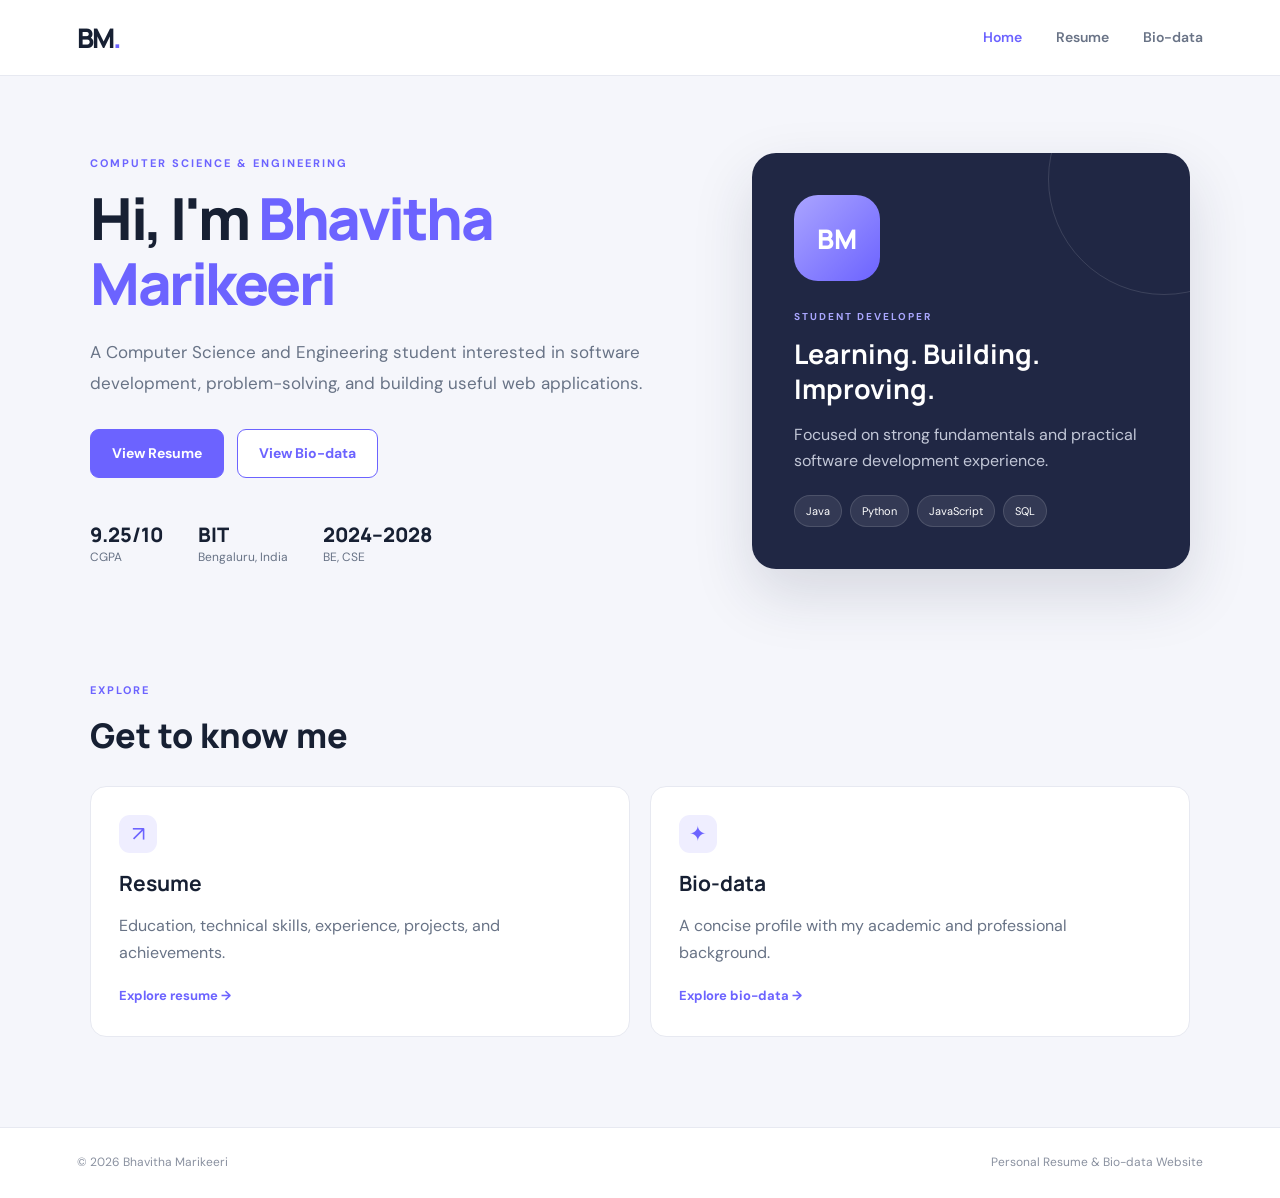
<file: index.html>
<!DOCTYPE html>
<html lang="en">
<head>
  <meta charset="UTF-8">
  <meta name="viewport" content="width=device-width, initial-scale=1.0">
  <title>Bhavitha Marikeeri | Portfolio</title>
  <link rel="stylesheet" href="style.css">
  <script src="https://code.jquery.com/jquery-3.7.1.min.js"></script>
  <script defer src="script.js"></script>
</head>
<body>
  <header class="site-header">
    <a class="brand" href="index.html">BM<span>.</span></a>
    <button class="menu-toggle" aria-label="Toggle navigation">☰</button>
    <nav class="nav-links">
      <a class="active" href="index.html">Home</a>
      <a href="resume.html">Resume</a>
      <a href="biodata.html">Bio-data</a>
    </nav>
  </header>

  <main>
    <section class="hero container">
      <div class="hero-copy">
        <p class="eyebrow">COMPUTER SCIENCE & ENGINEERING</p>
        <h1>Hi, I'm <span>Bhavitha Marikeeri</span></h1>
        <p class="hero-lead">A Computer Science and Engineering student interested in software development, problem-solving, and building useful web applications.</p>
        <div class="hero-actions">
          <a class="btn primary" href="resume.html">View Resume</a>
          <a class="btn secondary" href="biodata.html">View Bio-data</a>
        </div>
        <div class="quick-facts">
          <div><strong>9.25/10</strong><small>CGPA</small></div>
          <div><strong>BIT</strong><small>Bengaluru, India</small></div>
          <div><strong>2024–2028</strong><small>BE, CSE</small></div>
        </div>
      </div>
      <div class="hero-card">
        <div class="avatar">BM</div>
        <p class="card-label">STUDENT DEVELOPER</p>
        <h2>Learning. Building. Improving.</h2>
        <p>Focused on strong fundamentals and practical software development experience.</p>
        <div class="tag-row"><span>Java</span><span>Python</span><span>JavaScript</span><span>SQL</span></div>
      </div>
    </section>

    <section class="container section-block">
      <div class="section-heading">
        <p class="eyebrow">EXPLORE</p>
        <h2>Get to know me</h2>
      </div>
      <div class="feature-grid">
        <a class="feature-card" href="resume.html"><span class="feature-icon">↗</span><h3>Resume</h3><p>Education, technical skills, experience, projects, and achievements.</p><span class="text-link">Explore resume →</span></a>
        <a class="feature-card" href="biodata.html"><span class="feature-icon">✦</span><h3>Bio-data</h3><p>A concise profile with my academic and professional background.</p><span class="text-link">Explore bio-data →</span></a>
      </div>
    </section>
  </main>

  <footer class="site-footer"><span>© 2026 Bhavitha Marikeeri</span><span>Personal Resume & Bio-data Website</span></footer>
</body>
</html>
</file>
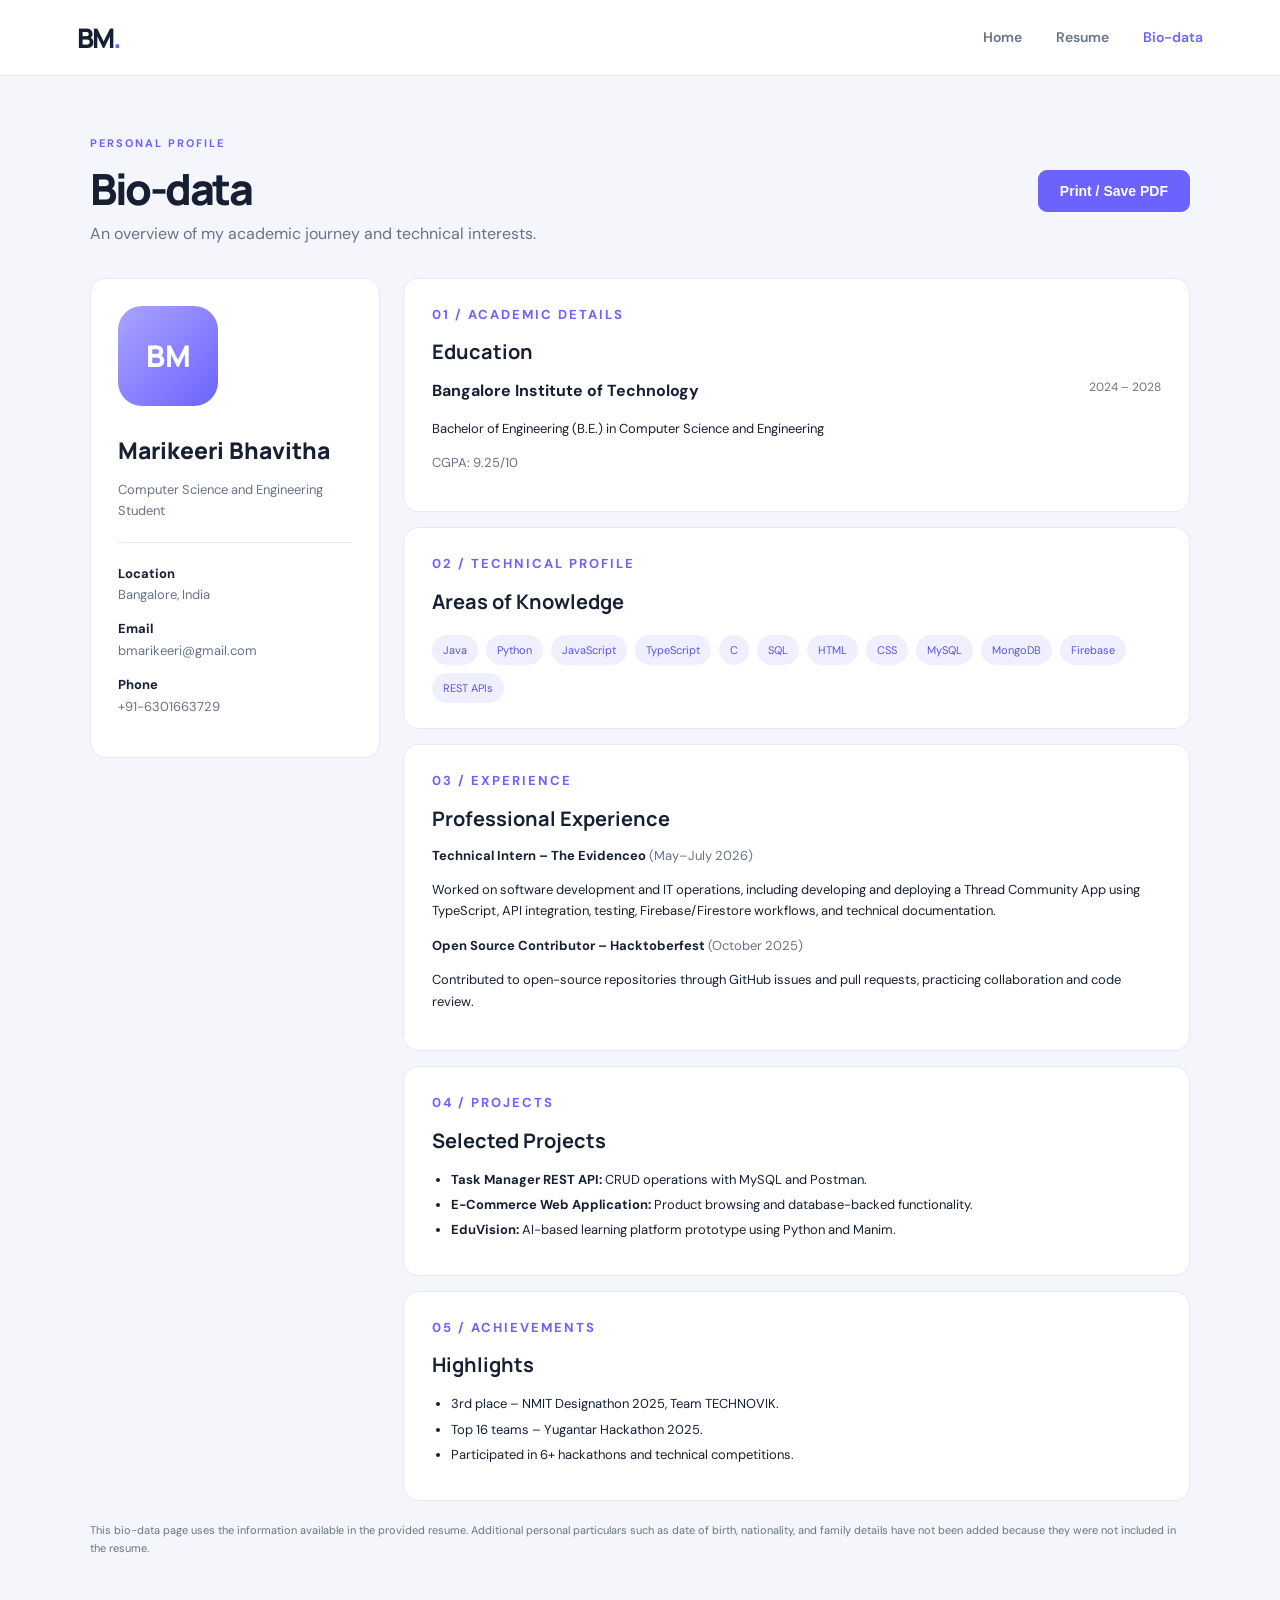
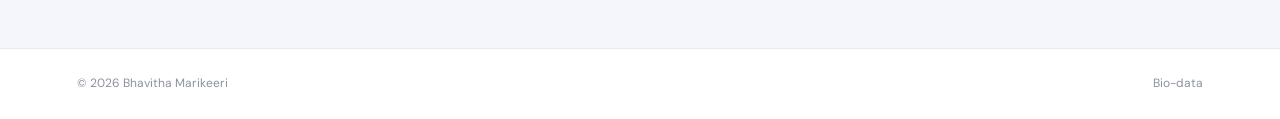
<file: biodata.html>
<!DOCTYPE html>
<html lang="en">
<head>
  <meta charset="UTF-8">
  <meta name="viewport" content="width=device-width, initial-scale=1.0">
  <title>Bio-data | Bhavitha Marikeeri</title>
  <link rel="stylesheet" href="style.css">
  <script src="https://code.jquery.com/jquery-3.7.1.min.js"></script>
  <script defer src="script.js"></script>
</head>
<body>
  <header class="site-header">
    <a class="brand" href="index.html">BM<span>.</span></a>
    <button class="menu-toggle" aria-label="Toggle navigation">☰</button>
    <nav class="nav-links"><a href="index.html">Home</a><a href="resume.html">Resume</a><a class="active" href="biodata.html">Bio-data</a></nav>
  </header>

  <main class="container page-wrap">
    <div class="page-title-row"><div><p class="eyebrow">PERSONAL PROFILE</p><h1>Bio-data</h1><p class="muted">An overview of my academic journey and technical interests.</p></div><button class="btn primary print-btn" onclick="window.print()">Print / Save PDF</button></div>
    <section class="bio-layout">
      <aside class="bio-sidebar"><div class="avatar large">BM</div><h2>Marikeeri Bhavitha</h2><p>Computer Science and Engineering Student</p><div class="bio-divider"></div><p><strong>Location</strong><br>Bangalore, India</p><p><strong>Email</strong><br>bmarikeeri@gmail.com</p><p><strong>Phone</strong><br>+91-6301663729</p></aside>
      <div class="bio-content">
        <section class="bio-card"><p class="eyebrow">01 / ACADEMIC DETAILS</p><h3>Education</h3><div class="entry-heading"><strong>Bangalore Institute of Technology</strong><span>2024 – 2028</span></div><p>Bachelor of Engineering (B.E.) in Computer Science and Engineering</p><p class="muted">CGPA: 9.25/10</p></section>
        <section class="bio-card"><p class="eyebrow">02 / TECHNICAL PROFILE</p><h3>Areas of Knowledge</h3><div class="tag-row"><span>Java</span><span>Python</span><span>JavaScript</span><span>TypeScript</span><span>C</span><span>SQL</span><span>HTML</span><span>CSS</span><span>MySQL</span><span>MongoDB</span><span>Firebase</span><span>REST APIs</span></div></section>
        <section class="bio-card"><p class="eyebrow">03 / EXPERIENCE</p><h3>Professional Experience</h3><p><strong>Technical Intern – The Evidenceo</strong> <span class="muted">(May–July 2026)</span></p><p>Worked on software development and IT operations, including developing and deploying a Thread Community App using TypeScript, API integration, testing, Firebase/Firestore workflows, and technical documentation.</p><p><strong>Open Source Contributor – Hacktoberfest</strong> <span class="muted">(October 2025)</span></p><p>Contributed to open-source repositories through GitHub issues and pull requests, practicing collaboration and code review.</p></section>
        <section class="bio-card"><p class="eyebrow">04 / PROJECTS</p><h3>Selected Projects</h3><ul><li><strong>Task Manager REST API:</strong> CRUD operations with MySQL and Postman.</li><li><strong>E-Commerce Web Application:</strong> Product browsing and database-backed functionality.</li><li><strong>EduVision:</strong> AI-based learning platform prototype using Python and Manim.</li></ul></section>
        <section class="bio-card"><p class="eyebrow">05 / ACHIEVEMENTS</p><h3>Highlights</h3><ul><li>3rd place – NMIT Designathon 2025, Team TECHNOVIK.</li><li>Top 16 teams – Yugantar Hackathon 2025.</li><li>Participated in 6+ hackathons and technical competitions.</li></ul></section>
      </div>
    </section>
    <p class="small-note">This bio-data page uses the information available in the provided resume. Additional personal particulars such as date of birth, nationality, and family details have not been added because they were not included in the resume.</p>
  </main>
  <footer class="site-footer"><span>© 2026 Bhavitha Marikeeri</span><span>Bio-data</span></footer>
</body>
</html>
</file>
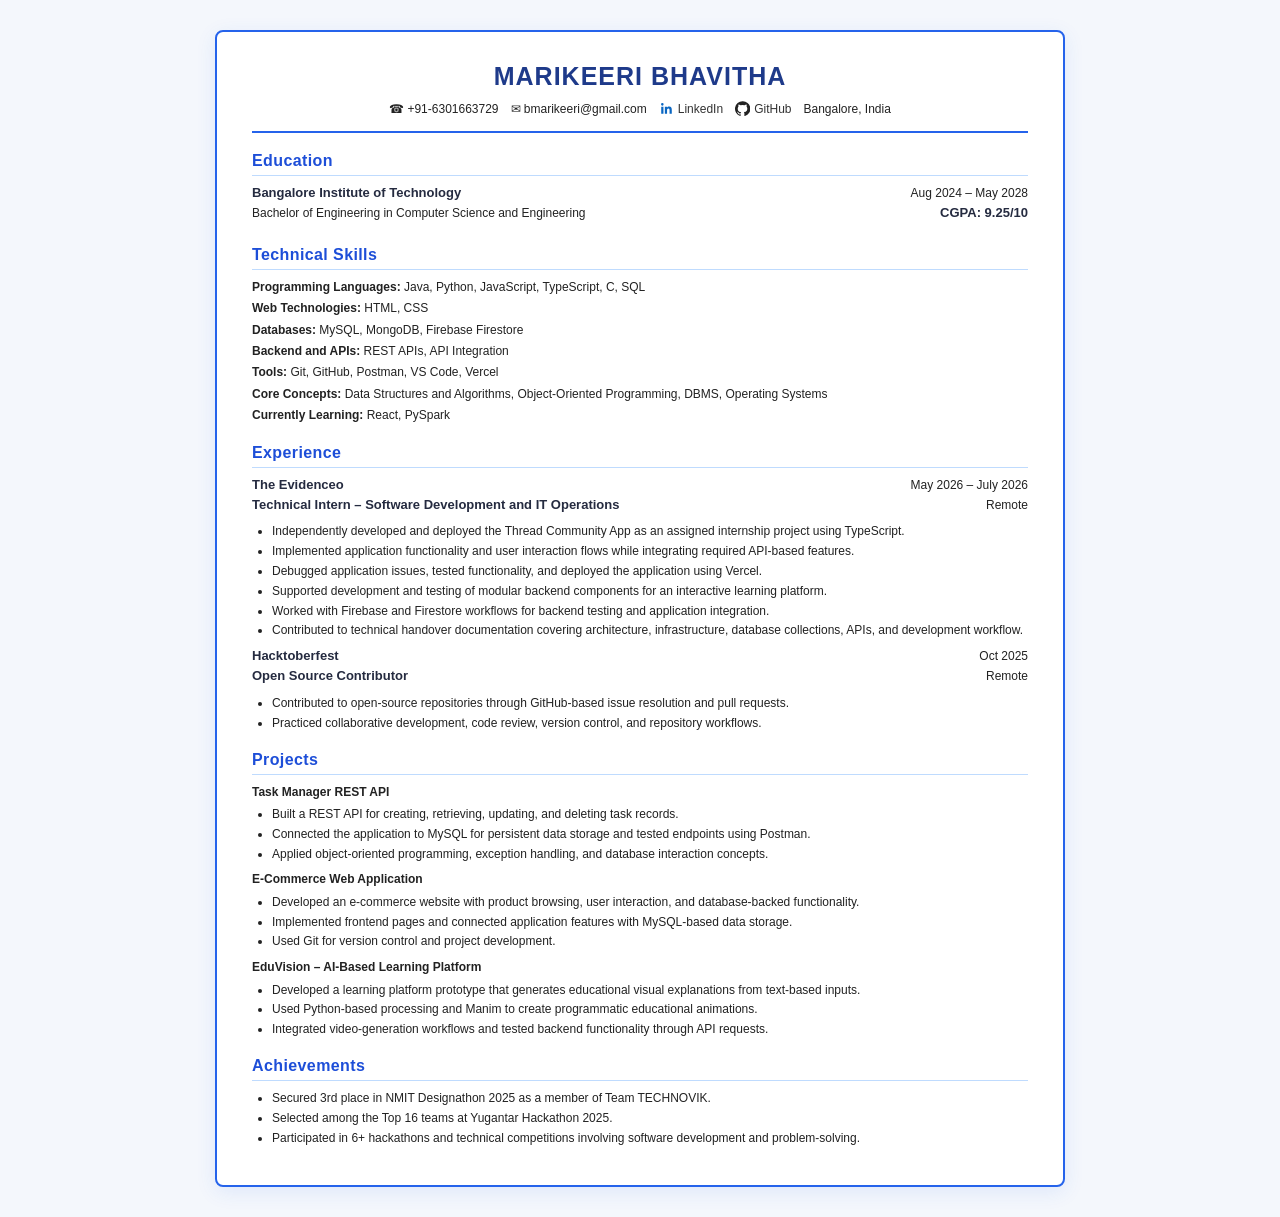
<file: resume.html>
<!DOCTYPE html>
<html lang="en">
<head>
<meta charset="UTF-8">
<meta name="viewport" content="width=device-width, initial-scale=1.0">
<title>Resume - Marikeeri Bhavitha</title>

<style>
    * {
        box-sizing: border-box;
    }

    body {
        font-family: Arial, sans-serif;
        background: #f4f7fc;
        color: #222;
        margin: 0;
        padding: 30px 15px;
    }

    .resume {
        max-width: 850px;
        margin: auto;
        padding: 30px 35px;
        background: #ffffff;
        border: 2px solid #2563eb;
        border-radius: 8px;
        box-shadow: 0 5px 20px rgba(37, 99, 235, 0.10);
    }

    /* HEADER */
    .header {
        text-align: center;
        margin-bottom: 18px;
        padding-bottom: 15px;
        border-bottom: 2px solid #2563eb;
    }

    .header h1 {
        font-size: 25px;
        margin: 0 0 10px;
        letter-spacing: 1px;
        color: #1e3a8a;
    }

    .contact {
        font-size: 12px;
        display: flex;
        justify-content: center;
        align-items: center;
        flex-wrap: wrap;
        gap: 12px;
    }

    .contact a {
        color: #333;
        text-decoration: none;
        display: inline-flex;
        align-items: center;
        gap: 4px;
    }

    .contact a:hover {
        color: #2563eb;
    }

    .social-icon {
        width: 15px;
        height: 15px;
    }

    /* SECTION HEADINGS */
    h2 {
        font-size: 16px;
        color: #1d4ed8;
        border-bottom: 1.5px solid #bfdbfe;
        padding-bottom: 5px;
        margin-top: 19px;
        margin-bottom: 9px;
        letter-spacing: 0.4px;
    }

    /* CONTENT */
    p {
        font-size: 12px;
        margin: 4px 0;
        line-height: 1.45;
    }

    .row {
        display: flex;
        justify-content: space-between;
        align-items: baseline;
        gap: 10px;
    }

    .row strong {
        font-size: 13px;
        color: #252b40;
    }

    .row span {
        font-size: 12px;
        white-space: nowrap;
    }

    ul {
        margin-top: 5px;
        margin-bottom: 9px;
        padding-left: 20px;
    }

    li {
        font-size: 12px;
        line-height: 1.4;
        margin-bottom: 3px;
    }

    .skills p {
        margin: 4px 0;
    }

    /* MOBILE VIEW */
    @media (max-width: 600px) {
        body {
            padding: 10px;
        }

        .resume {
            padding: 20px 16px;
        }

        .row {
            flex-wrap: wrap;
        }

        .contact {
            gap: 8px;
        }
    }

    /* PRINT */
    @media print {
        body {
            background: white;
            padding: 0;
        }

        .resume {
            border: 2px solid #2563eb;
            border-radius: 0;
            box-shadow: none;
            padding: 20px 25px;
        }

        h2 {
            color: #1d4ed8 !important;
            -webkit-print-color-adjust: exact;
            print-color-adjust: exact;
        }

        .header {
            border-bottom-color: #2563eb;
        }
    }
</style>


</head>

<body>

<div class="resume">

    <!-- HEADER -->
    <div class="header">
        <h1>MARIKEERI BHAVITHA</h1>

        <div class="contact">

            <span>☎ +91-6301663729</span>

            <span>✉ bmarikeeri@gmail.com</span>

            <a href="https://www.linkedin.com/in/bhavitha-marikeeri/"
               target="_blank" rel="noopener noreferrer"
               title="Visit LinkedIn Profile">

                <svg class="social-icon" viewBox="0 0 24 24"
                     fill="#0A66C2"
                     xmlns="http://www.w3.org/2000/svg">
                    <path d="M20.447 20.452h-3.554v-5.569
                    c0-1.328-.027-3.037-1.852-3.037
                    -1.853 0-2.136 1.445-2.136 2.939v5.667
                    H9.35V9h3.414v1.561h.049
                    c.476-.9 1.637-1.85 3.37-1.85
                    3.601 0 4.267 2.37 4.267 5.455
                    v6.286zM5.337 7.433a2.062 2.062 0 1 1
                    0-4.124 2.062 2.062 0 0 1 0 4.124z
                    M7.119 20.452H3.555V9h3.564v11.452z"/>
                </svg>

                LinkedIn
            </a>

            <a href="https://github.com/BhavithaMarikeeri"
               target="_blank" rel="noopener noreferrer"
               title="Visit GitHub Profile">

                <svg class="social-icon" viewBox="0 0 24 24"
                     fill="#222"
                     xmlns="http://www.w3.org/2000/svg">
                    <path d="M12 .5a12 12 0 0 0-3.79 23.39
                    c.6.11.82-.26.82-.58v-2.05
                    c-3.34.73-4.04-1.42-4.04-1.42
                    -.55-1.39-1.33-1.76-1.33-1.76
                    -1.09-.75.08-.74.08-.74
                    1.2.08 1.84 1.23 1.84 1.23
                    1.07 1.83 2.81 1.3 3.5.99
                    .11-.78.42-1.3.76-1.6
                    -2.67-.3-5.47-1.34-5.47-5.95
                    0-1.31.47-2.38 1.24-3.22
                    -.13-.3-.54-1.52.12-3.17
                    0 0 1.01-.32 3.3 1.23
                    a11.5 11.5 0 0 1 6 0
                    c2.29-1.55 3.3-1.23 3.3-1.23
                    .66 1.65.25 2.87.12 3.17
                    .77.84 1.24 1.91 1.24 3.22
                    0 4.62-2.8 5.64-5.48 5.94
                    .43.37.81 1.1.81 2.22v3.29
                    c0 .32.22.69.83.58A12 12 0 0 0
                    12 .5z"/>
                </svg>

                GitHub
            </a>

            <span>Bangalore, India</span>

        </div>
    </div>


    <!-- EDUCATION -->
    <h2>Education</h2>

    <div class="row">
        <strong>Bangalore Institute of Technology</strong>
        <span>Aug 2024 – May 2028</span>
    </div>

    <div class="row">
        <p>Bachelor of Engineering in Computer Science and Engineering</p>
        <p><strong>CGPA: 9.25/10</strong></p>
    </div>


    <!-- TECHNICAL SKILLS -->
    <h2>Technical Skills</h2>

    <div class="skills">
        <p><strong>Programming Languages:</strong>
        Java, Python, JavaScript, TypeScript, C, SQL</p>

        <p><strong>Web Technologies:</strong>
        HTML, CSS</p>

        <p><strong>Databases:</strong>
        MySQL, MongoDB, Firebase Firestore</p>

        <p><strong>Backend and APIs:</strong>
        REST APIs, API Integration</p>

        <p><strong>Tools:</strong>
        Git, GitHub, Postman, VS Code, Vercel</p>

        <p><strong>Core Concepts:</strong>
        Data Structures and Algorithms, Object-Oriented Programming,
        DBMS, Operating Systems</p>

        <p><strong>Currently Learning:</strong>
        React, PySpark</p>
    </div>


    <!-- EXPERIENCE -->
    <h2>Experience</h2>

    <div class="row">
        <strong>The Evidenceo</strong>
        <span>May 2026 – July 2026</span>
    </div>

    <div class="row">
        <p><strong>Technical Intern – Software Development and IT Operations</strong></p>
        <span>Remote</span>
    </div>

    <ul>
        <li>Independently developed and deployed the Thread Community App as an assigned internship project using TypeScript.</li>
        <li>Implemented application functionality and user interaction flows while integrating required API-based features.</li>
        <li>Debugged application issues, tested functionality, and deployed the application using Vercel.</li>
        <li>Supported development and testing of modular backend components for an interactive learning platform.</li>
        <li>Worked with Firebase and Firestore workflows for backend testing and application integration.</li>
        <li>Contributed to technical handover documentation covering architecture, infrastructure, database collections, APIs, and development workflow.</li>
    </ul>

    <div class="row">
        <strong>Hacktoberfest</strong>
        <span>Oct 2025</span>
    </div>

    <div class="row">
        <p><strong>Open Source Contributor</strong></p>
        <span>Remote</span>
    </div>

    <ul>
        <li>Contributed to open-source repositories through GitHub-based issue resolution and pull requests.</li>
        <li>Practiced collaborative development, code review, version control, and repository workflows.</li>
    </ul>


    <!-- PROJECTS -->
    <h2>Projects</h2>

    <p><strong>Task Manager REST API</strong></p>
    <ul>
        <li>Built a REST API for creating, retrieving, updating, and deleting task records.</li>
        <li>Connected the application to MySQL for persistent data storage and tested endpoints using Postman.</li>
        <li>Applied object-oriented programming, exception handling, and database interaction concepts.</li>
    </ul>

    <p><strong>E-Commerce Web Application</strong></p>
    <ul>
        <li>Developed an e-commerce website with product browsing, user interaction, and database-backed functionality.</li>
        <li>Implemented frontend pages and connected application features with MySQL-based data storage.</li>
        <li>Used Git for version control and project development.</li>
    </ul>

    <p><strong>EduVision – AI-Based Learning Platform</strong></p>
    <ul>
        <li>Developed a learning platform prototype that generates educational visual explanations from text-based inputs.</li>
        <li>Used Python-based processing and Manim to create programmatic educational animations.</li>
        <li>Integrated video-generation workflows and tested backend functionality through API requests.</li>
    </ul>


    <!-- ACHIEVEMENTS -->
    <h2>Achievements</h2>

    <ul>
        <li>Secured 3rd place in NMIT Designathon 2025 as a member of Team TECHNOVIK.</li>
        <li>Selected among the Top 16 teams at Yugantar Hackathon 2025.</li>
        <li>Participated in 6+ hackathons and technical competitions involving software development and problem-solving.</li>
    </ul>

</div>

</body>
</html>
</file>
<file: style.css>
@import url('https://fonts.googleapis.com/css2?family=DM+Sans:wght@400;500;600;700&family=Manrope:wght@400;500;600;700;800&display=swap');
:root{--ink:#172033;--muted:#687386;--accent:#6c63ff;--accent2:#8b83ff;--paper:#fff;--bg:#f5f6fb;--line:#e7e9f1}
*{box-sizing:border-box}body{margin:0;background:var(--bg);color:var(--ink);font-family:'DM Sans',sans-serif;line-height:1.65}a{color:inherit;text-decoration:none}.site-header{height:76px;padding:0 max(6vw,24px);display:flex;align-items:center;justify-content:space-between;background:#fff;border-bottom:1px solid var(--line);position:sticky;top:0;z-index:5}.brand{font:800 27px Manrope,sans-serif;letter-spacing:-2px}.brand span{color:var(--accent)}.nav-links{display:flex;gap:34px}.nav-links a{font-weight:600;color:#697386;font-size:14px}.nav-links a:hover,.nav-links a.active{color:var(--accent)}.menu-toggle{display:none;border:0;background:none;font-size:25px;color:var(--ink)}.container{width:min(1100px,88%);margin:auto}.hero{min-height:570px;display:grid;grid-template-columns:1.15fr .85fr;align-items:center;gap:70px;padding-top:55px;padding-bottom:55px}.eyebrow{font-size:11px;letter-spacing:2px;font-weight:700;color:var(--accent);margin:0 0 13px}.hero h1,.page-title-row h1{font:800 clamp(38px,5vw,58px)/1.12 Manrope,sans-serif;letter-spacing:-2.5px;margin:0 0 22px}.hero h1 span{color:var(--accent)}.hero-lead{font-size:17px;max-width:590px;color:var(--muted);line-height:1.8}.hero-actions{display:flex;gap:13px;margin:30px 0}.btn{display:inline-flex;align-items:center;justify-content:center;padding:12px 21px;border-radius:9px;font-weight:700;font-size:14px;border:1px solid var(--accent);cursor:pointer}.primary{background:var(--accent);color:white}.primary:hover{background:#554be8}.secondary{color:var(--accent);background:white}.quick-facts{display:flex;gap:35px;margin-top:43px}.quick-facts div{display:flex;flex-direction:column}.quick-facts strong{font:800 20px Manrope}.quick-facts small{color:var(--muted);font-size:12px}.hero-card{background:#202744;color:white;border-radius:24px;padding:42px;box-shadow:0 25px 60px #20274425;position:relative;overflow:hidden}.hero-card:after{content:"";position:absolute;width:230px;height:230px;border:1px solid #ffffff20;border-radius:50%;right:-90px;top:-90px}.avatar{width:86px;height:86px;border-radius:24px;background:linear-gradient(135deg,#aaa4ff,#6c63ff);display:grid;place-items:center;color:white;font:800 27px Manrope;margin-bottom:28px}.card-label{font-size:10px;letter-spacing:2px;color:#aaa7ff;font-weight:700}.hero-card h2{font:700 27px/1.3 Manrope;margin:8px 0}.hero-card p:not(.card-label){color:#c2c7d7}.tag-row{display:flex;flex-wrap:wrap;gap:8px;margin-top:20px}.tag-row span{background:#ffffff16;color:inherit;border:1px solid #ffffff20;border-radius:30px;padding:6px 11px;font-size:11px}.section-block{padding:35px 0 90px}.section-heading h2{font:800 34px Manrope;margin:0 0 28px}.feature-grid{display:grid;grid-template-columns:1fr 1fr;gap:20px}.feature-card{background:white;border:1px solid var(--line);padding:28px;border-radius:16px;transition:.2s}.feature-card:hover{transform:translateY(-4px);box-shadow:0 15px 35px #20274410}.feature-icon{width:38px;height:38px;border-radius:11px;background:#efeeff;color:var(--accent);display:grid;place-items:center;font-size:21px}.feature-card h3{font:700 21px Manrope;margin:16px 0 5px}.feature-card p,.muted{color:var(--muted)}.text-link{color:var(--accent);font-size:13px;font-weight:700}.site-footer{padding:25px 6vw;display:flex;justify-content:space-between;color:#8a91a0;font-size:12px;border-top:1px solid var(--line);background:white}.page-wrap{padding-top:58px;padding-bottom:80px}.page-title-row{display:flex;align-items:center;justify-content:space-between;margin-bottom:30px}.page-title-row h1{font-size:43px;margin-bottom:8px}.page-title-row .muted{margin:0}.resume-sheet{background:#fff;border:1px solid var(--line);border-radius:15px;padding:42px 48px;box-shadow:0 12px 35px #20274408}.resume-top{display:flex;justify-content:space-between;gap:25px;padding-bottom:23px;border-bottom:2px solid var(--ink)}.resume-top h2{font:800 27px Manrope;margin:0;letter-spacing:-.7px}.resume-role{margin:3px 0;color:var(--accent);font-weight:600}.contact-list{display:grid;grid-template-columns:1fr 1fr;gap:3px 20px;text-align:right;font-size:11px;color:var(--muted)}.resume-section{padding-top:23px}.resume-section h3{font:800 15px Manrope;color:var(--accent);text-transform:uppercase;letter-spacing:1px;border-bottom:1px solid var(--line);padding-bottom:7px;margin:0 0 13px}.entry{margin:0 0 15px}.entry-heading{display:flex;justify-content:space-between;gap:20px}.entry-heading span{font-size:12px;color:var(--muted);white-space:nowrap}.entry p{margin:3px 0}.resume-sheet ul,.bio-card ul{padding-left:19px;margin:7px 0}.resume-sheet li,.bio-card li{padding:2px 0;font-size:13px}.skill-lines p{margin:5px 0;font-size:13px}.bio-layout{display:grid;grid-template-columns:290px 1fr;gap:23px;align-items:start}.bio-sidebar,.bio-card{background:#fff;border:1px solid var(--line);border-radius:15px;padding:27px}.bio-sidebar{position:sticky;top:100px}.avatar.large{width:100px;height:100px;font-size:30px}.bio-sidebar h2{font:800 23px Manrope;margin:0}.bio-sidebar>p{font-size:13px;color:var(--muted)}.bio-sidebar strong{color:var(--ink)}.bio-divider{height:1px;background:var(--line);margin:20px 0}.bio-content{display:grid;gap:15px}.bio-card{padding:25px 28px}.bio-card h3{font:700 20px Manrope;margin:0 0 13px}.bio-card p{font-size:13px}.bio-card .tag-row span{background:#f0efff;color:#5b53df;border:0}.small-note{font-size:11px;color:var(--muted);margin-top:20px}
@media(max-width:760px){.site-header{height:65px}.menu-toggle{display:block}.nav-links{display:none;position:absolute;top:65px;left:0;right:0;background:white;padding:18px 7%;flex-direction:column;gap:15px;border-bottom:1px solid var(--line)}.nav-links.open{display:flex}.hero{grid-template-columns:1fr;gap:25px;padding-top:45px}.hero-card{padding:30px}.quick-facts{gap:20px}.feature-grid,.bio-layout{grid-template-columns:1fr}.bio-sidebar{position:static}.page-title-row{align-items:flex-start;gap:15px;flex-direction:column}.resume-sheet{padding:25px 20px}.resume-top{flex-direction:column}.contact-list{text-align:left;grid-template-columns:1fr}.entry-heading{flex-direction:column;gap:0}.site-footer{gap:10px;flex-direction:column}.print-btn{margin-top:5px}}
@media print{body{background:white}.site-header,.site-footer,.print-btn{display:none!important}.container{width:100%}.page-wrap{padding:0}.resume-sheet,.bio-card,.bio-sidebar{box-shadow:none;border:0}.resume-sheet{padding:10mm}.bio-layout{grid-template-columns:28% 1fr}.bio-sidebar{position:static}}
</file>
